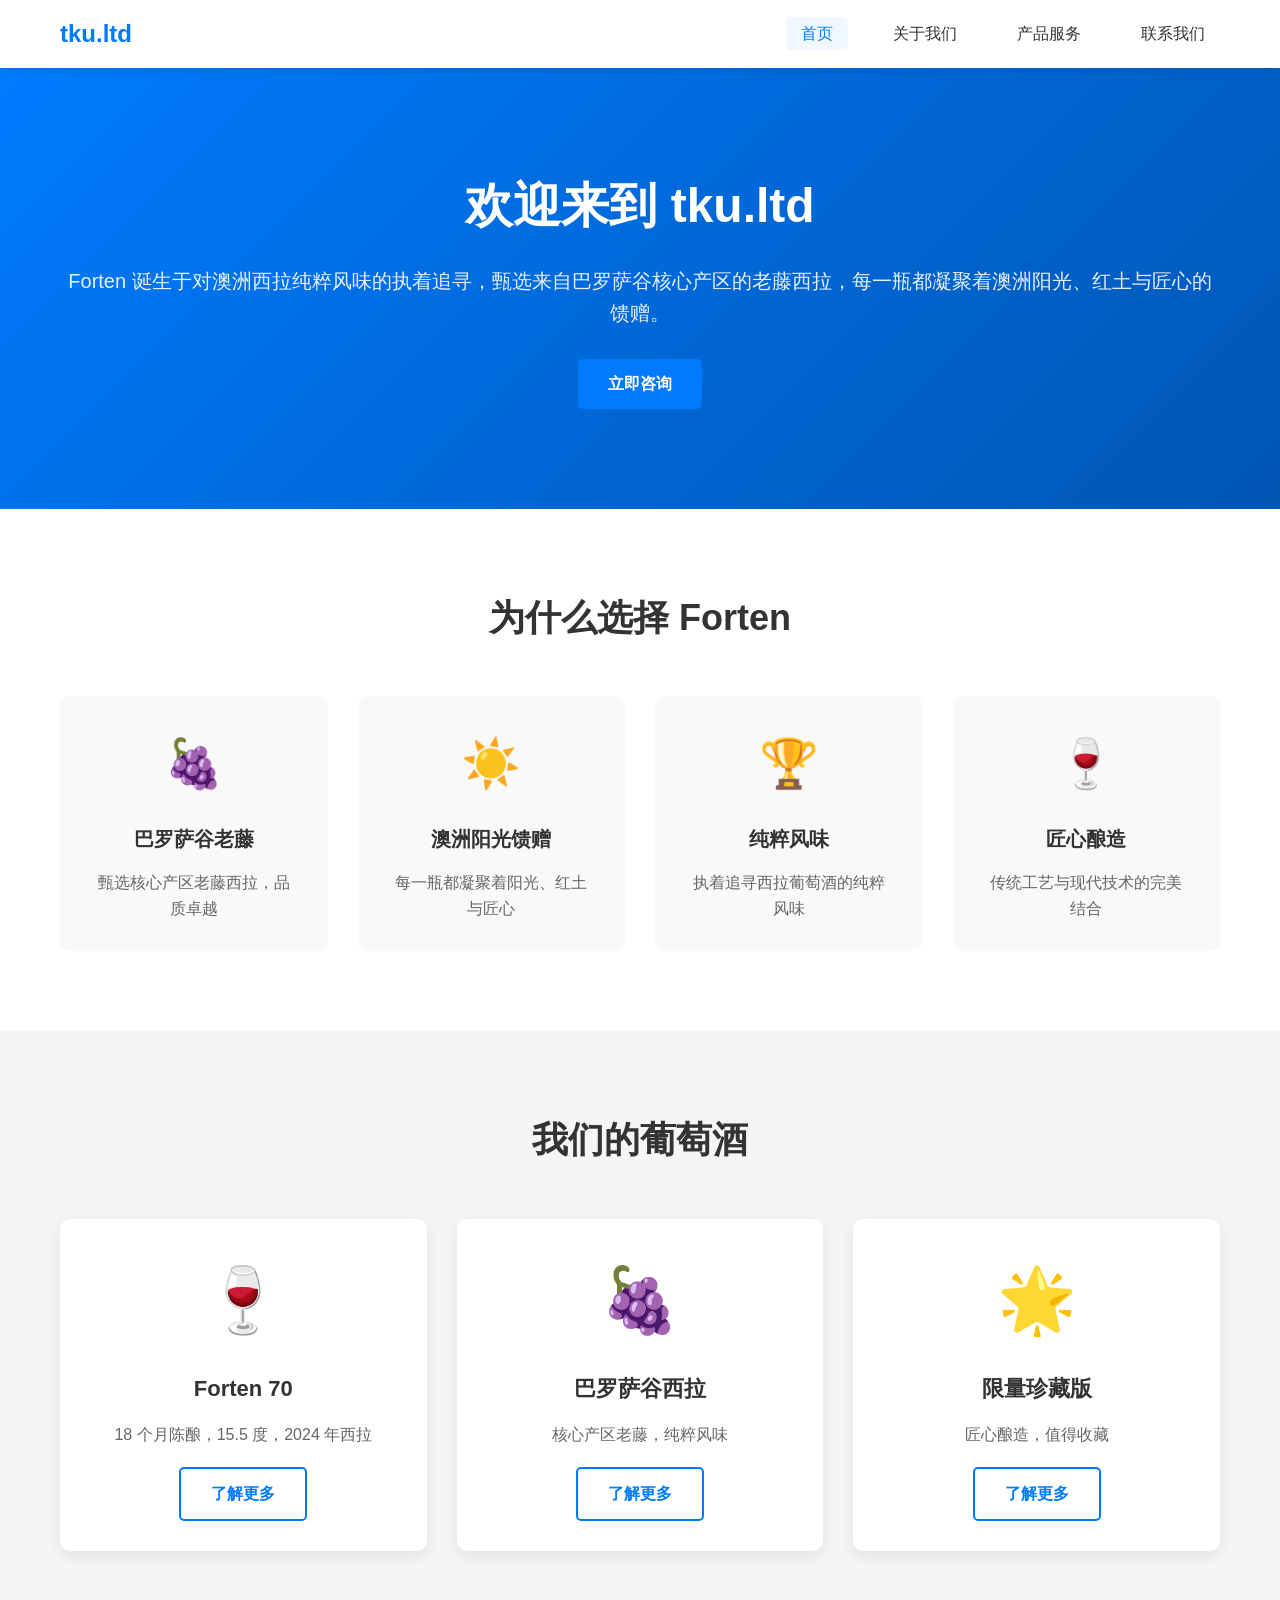
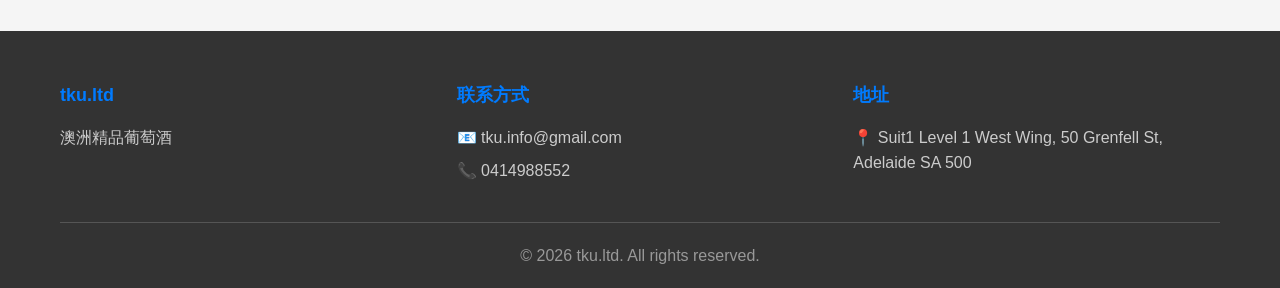
<file: index.html>
<!DOCTYPE html>
<html lang="zh-CN">
<head>
    <meta charset="UTF-8">
    <meta name="viewport" content="width=device-width, initial-scale=1.0">
    <title>tku.ltd - 澳洲精品葡萄酒</title>
    <link rel="stylesheet" href="css/style.css">
</head>
<body>
    <!-- 导航栏 -->
    <nav class="navbar">
        <div class="container">
            <div class="logo">tku.ltd</div>
            <ul class="nav-links">
                <li><a href="index.html" class="active">首页</a></li>
                <li><a href="about.html">关于我们</a></li>
                <li><a href="products.html">产品服务</a></li>
                <li><a href="contact.html">联系我们</a></li>
            </ul>
            <div class="menu-toggle">☰</div>
        </div>
    </nav>

    <!-- 主横幅 -->
    <header class="hero">
        <div class="container">
            <h1>欢迎来到 tku.ltd</h1>
            <p>Forten 诞生于对澳洲西拉纯粹风味的执着追寻，甄选来自巴罗萨谷核心产区的老藤西拉，每一瓶都凝聚着澳洲阳光、红土与匠心的馈赠。</p>
            <a href="contact.html" class="btn btn-primary">立即咨询</a>
        </div>
    </header>

    <!-- 品牌特色 -->
    <section class="features">
        <div class="container">
            <h2>为什么选择 Forten</h2>
            <div class="feature-grid">
                <div class="feature-card">
                    <div class="feature-icon">🍇</div>
                    <h3>巴罗萨谷老藤</h3>
                    <p>甄选核心产区老藤西拉，品质卓越</p>
                </div>
                <div class="feature-card">
                    <div class="feature-icon">☀️</div>
                    <h3>澳洲阳光馈赠</h3>
                    <p>每一瓶都凝聚着阳光、红土与匠心</p>
                </div>
                <div class="feature-card">
                    <div class="feature-icon">🏆</div>
                    <h3>纯粹风味</h3>
                    <p>执着追寻西拉葡萄酒的纯粹风味</p>
                </div>
                <div class="feature-card">
                    <div class="feature-icon">🍷</div>
                    <h3>匠心酿造</h3>
                    <p>传统工艺与现代技术的完美结合</p>
                </div>
            </div>
        </div>
    </section>

    <!-- 产品预览 -->
    <section class="products-preview">
        <div class="container">
            <h2>我们的葡萄酒</h2>
            <div class="product-grid">
                <div class="product-card">
                    <div class="product-image">🍷</div>
                    <h3>Forten 70</h3>
                    <p>18 个月陈酿，15.5 度，2024 年西拉</p>
                    <a href="products.html" class="btn btn-secondary">了解更多</a>
                </div>
                <div class="product-card">
                    <div class="product-image">🍇</div>
                    <h3>巴罗萨谷西拉</h3>
                    <p>核心产区老藤，纯粹风味</p>
                    <a href="products.html" class="btn btn-secondary">了解更多</a>
                </div>
                <div class="product-card">
                    <div class="product-image">🌟</div>
                    <h3>限量珍藏版</h3>
                    <p>匠心酿造，值得收藏</p>
                    <a href="products.html" class="btn btn-secondary">了解更多</a>
                </div>
            </div>
        </div>
    </section>

    <!-- 页脚 -->
    <footer class="footer">
        <div class="container">
            <div class="footer-content">
                <div class="footer-section">
                    <h4>tku.ltd</h4>
                    <p>澳洲精品葡萄酒</p>
                </div>
                <div class="footer-section">
                    <h4>联系方式</h4>
                    <p>📧 tku.info@gmail.com</p>
                    <p>📞 0414988552</p>
                </div>
                <div class="footer-section">
                    <h4>地址</h4>
                    <p>📍 Suit1 Level 1 West Wing, 50 Grenfell St, Adelaide SA 500</p>
                </div>
            </div>
            <div class="footer-bottom">
                <p>&copy; 2026 tku.ltd. All rights reserved.</p>
            </div>
        </div>
    </footer>

    <script src="js/main.js"></script>
</body>
</html>
</file>
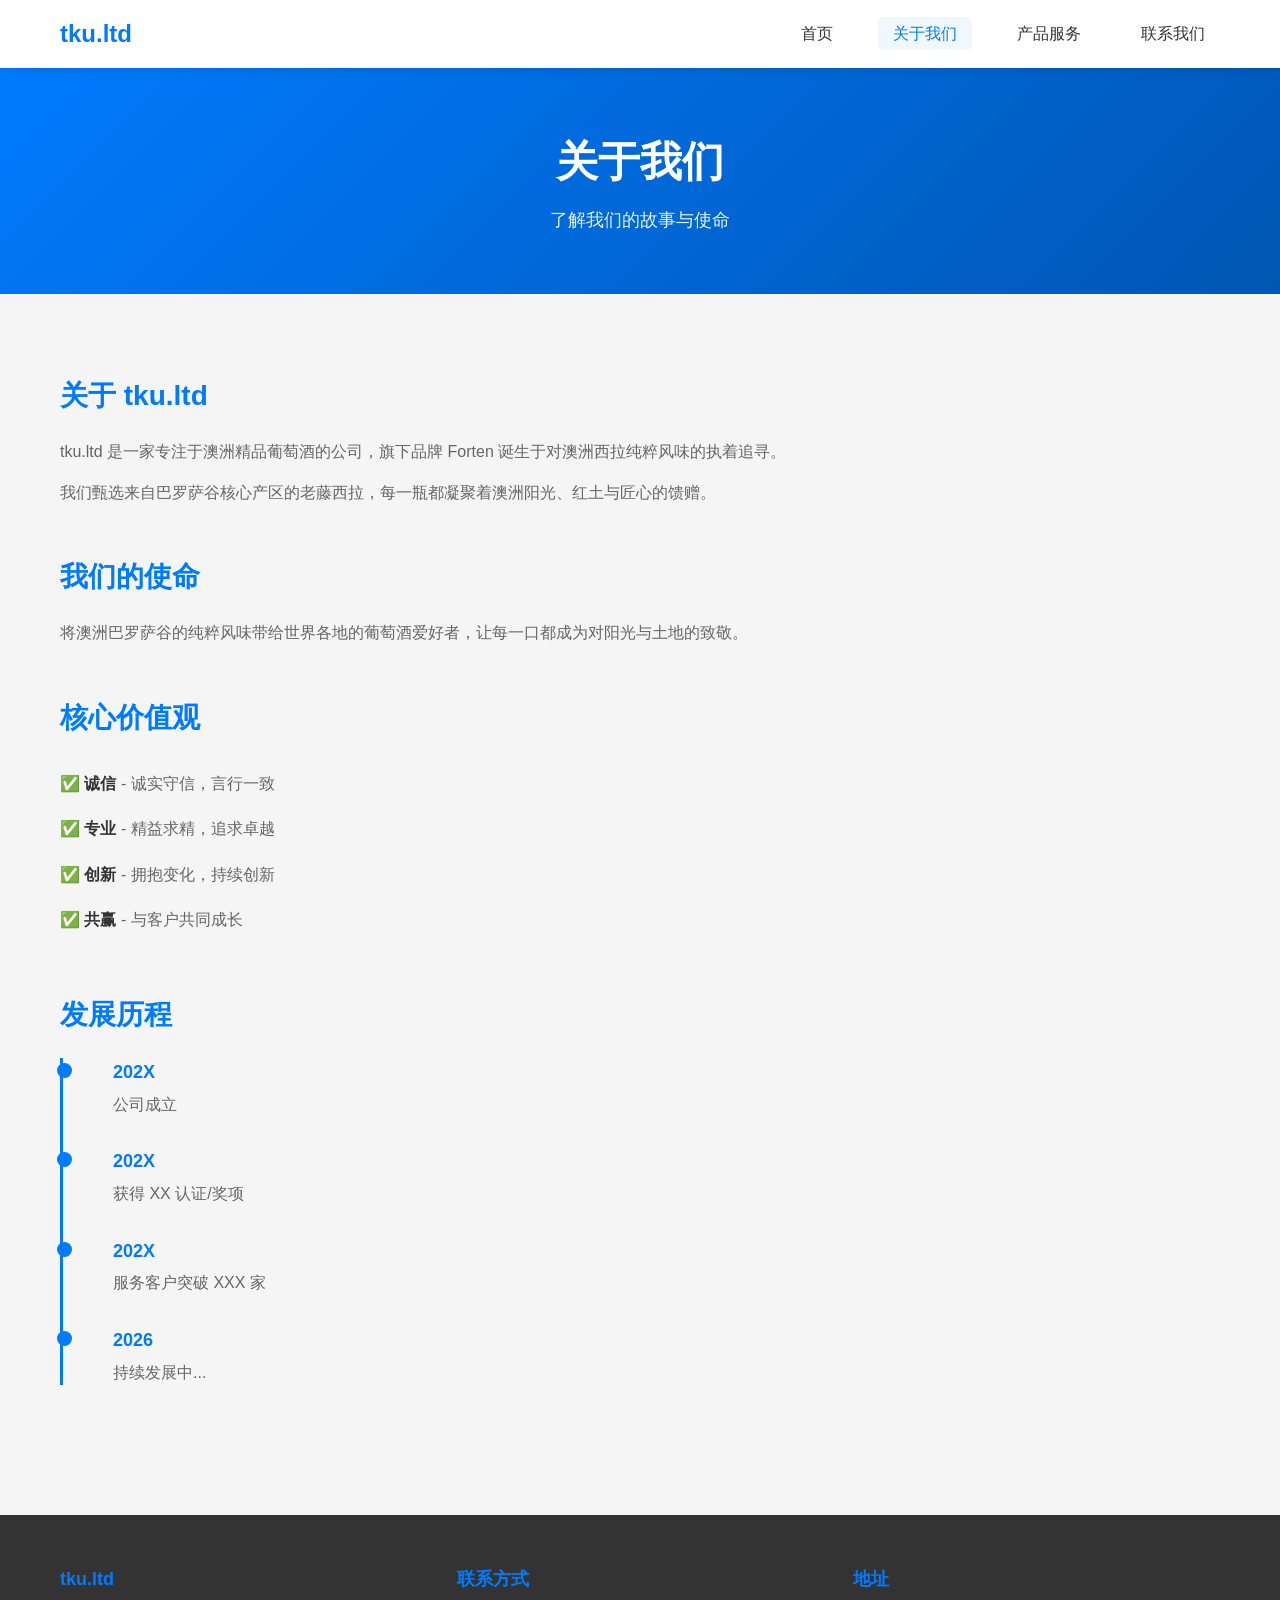
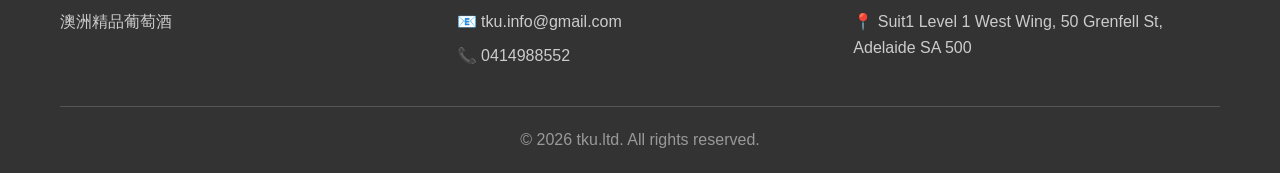
<file: about.html>
<!DOCTYPE html>
<html lang="zh-CN">
<head>
    <meta charset="UTF-8">
    <meta name="viewport" content="width=device-width, initial-scale=1.0">
    <title>关于我们 - tku.ltd</title>
    <link rel="stylesheet" href="css/style.css">
</head>
<body>
    <!-- 导航栏 -->
    <nav class="navbar">
        <div class="container">
            <div class="logo">tku.ltd</div>
            <ul class="nav-links">
                <li><a href="index.html">首页</a></li>
                <li><a href="about.html" class="active">关于我们</a></li>
                <li><a href="products.html">产品服务</a></li>
                <li><a href="contact.html">联系我们</a></li>
            </ul>
            <div class="menu-toggle">☰</div>
        </div>
    </nav>

    <!-- 页面标题 -->
    <section class="page-header">
        <div class="container">
            <h1>关于我们</h1>
            <p>了解我们的故事与使命</p>
        </div>
    </section>

    <!-- 公司介绍 -->
    <section class="about-content">
        <div class="container">
            <div class="about-section">
                <h2>关于 tku.ltd</h2>
                <p>tku.ltd 是一家专注于澳洲精品葡萄酒的公司，旗下品牌 Forten 诞生于对澳洲西拉纯粹风味的执着追寻。</p>
                <p>我们甄选来自巴罗萨谷核心产区的老藤西拉，每一瓶都凝聚着澳洲阳光、红土与匠心的馈赠。</p>
            </div>

            <div class="about-section">
                <h2>我们的使命</h2>
                <p>将澳洲巴罗萨谷的纯粹风味带给世界各地的葡萄酒爱好者，让每一口都成为对阳光与土地的致敬。</p>
            </div>

            <div class="about-section">
                <h2>核心价值观</h2>
                <ul class="values-list">
                    <li>✅ <strong>诚信</strong> - 诚实守信，言行一致</li>
                    <li>✅ <strong>专业</strong> - 精益求精，追求卓越</li>
                    <li>✅ <strong>创新</strong> - 拥抱变化，持续创新</li>
                    <li>✅ <strong>共赢</strong> - 与客户共同成长</li>
                </ul>
            </div>

            <div class="about-section">
                <h2>发展历程</h2>
                <div class="timeline">
                    <div class="timeline-item">
                        <div class="timeline-year">202X</div>
                        <div class="timeline-content">公司成立</div>
                    </div>
                    <div class="timeline-item">
                        <div class="timeline-year">202X</div>
                        <div class="timeline-content">获得 XX 认证/奖项</div>
                    </div>
                    <div class="timeline-item">
                        <div class="timeline-year">202X</div>
                        <div class="timeline-content">服务客户突破 XXX 家</div>
                    </div>
                    <div class="timeline-item">
                        <div class="timeline-year">2026</div>
                        <div class="timeline-content">持续发展中...</div>
                    </div>
                </div>
            </div>
        </div>
    </section>

    <!-- 页脚 -->
    <footer class="footer">
        <div class="container">
            <div class="footer-content">
                <div class="footer-section">
                    <h4>tku.ltd</h4>
                    <p>澳洲精品葡萄酒</p>
                </div>
                <div class="footer-section">
                    <h4>联系方式</h4>
                    <p>📧 tku.info@gmail.com</p>
                    <p>📞 0414988552</p>
                </div>
                <div class="footer-section">
                    <h4>地址</h4>
                    <p>📍 Suit1 Level 1 West Wing, 50 Grenfell St, Adelaide SA 500</p>
                </div>
            </div>
            <div class="footer-bottom">
                <p>&copy; 2026 tku.ltd. All rights reserved.</p>
            </div>
        </div>
    </footer>

    <script src="js/main.js"></script>
</body>
</html>
</file>
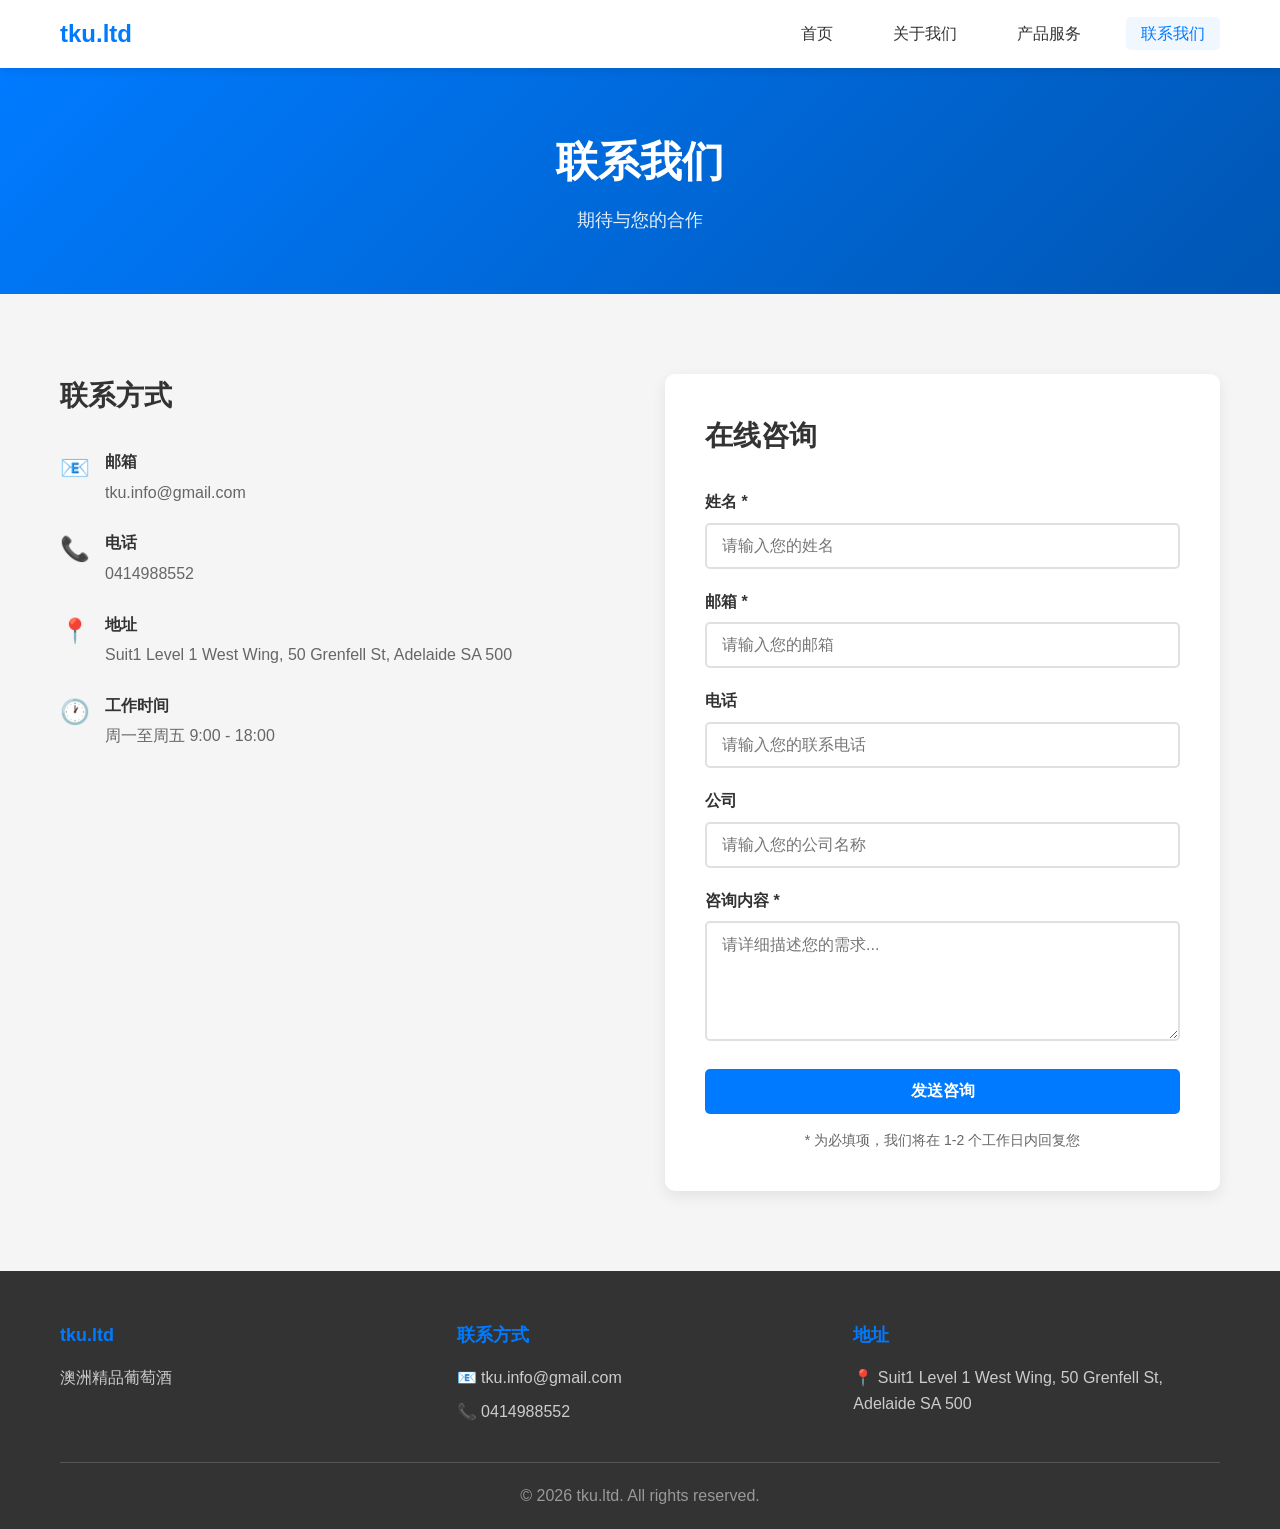
<file: contact.html>
<!DOCTYPE html>
<html lang="zh-CN">
<head>
    <meta charset="UTF-8">
    <meta name="viewport" content="width=device-width, initial-scale=1.0">
    <title>联系我们 - tku.ltd</title>
    <link rel="stylesheet" href="css/style.css">
</head>
<body>
    <!-- 导航栏 -->
    <nav class="navbar">
        <div class="container">
            <div class="logo">tku.ltd</div>
            <ul class="nav-links">
                <li><a href="index.html">首页</a></li>
                <li><a href="about.html">关于我们</a></li>
                <li><a href="products.html">产品服务</a></li>
                <li><a href="contact.html" class="active">联系我们</a></li>
            </ul>
            <div class="menu-toggle">☰</div>
        </div>
    </nav>

    <!-- 页面标题 -->
    <section class="page-header">
        <div class="container">
            <h1>联系我们</h1>
            <p>期待与您的合作</p>
        </div>
    </section>

    <!-- 联系内容 -->
    <section class="contact-content">
        <div class="container">
            <div class="contact-grid">
                <!-- 联系信息 -->
                <div class="contact-info">
                    <h2>联系方式</h2>
                    <div class="info-item">
                        <span class="info-icon">📧</span>
                        <div>
                            <h4>邮箱</h4>
                            <p>tku.info@gmail.com</p>
                        </div>
                    </div>
                    <div class="info-item">
                        <span class="info-icon">📞</span>
                        <div>
                            <h4>电话</h4>
                            <p>0414988552</p>
                        </div>
                    </div>
                    <div class="info-item">
                        <span class="info-icon">📍</span>
                        <div>
                            <h4>地址</h4>
                            <p>Suit1 Level 1 West Wing, 50 Grenfell St, Adelaide SA 500</p>
                        </div>
                    </div>
                    <div class="info-item">
                        <span class="info-icon">🕐</span>
                        <div>
                            <h4>工作时间</h4>
                            <p>周一至周五 9:00 - 18:00</p>
                        </div>
                    </div>
                </div>

                <!-- 联系表单 -->
                <div class="contact-form-wrapper">
                    <h2>在线咨询</h2>
                    <!-- 
                        使用说明：
                        1. 访问 https://formspree.io/ 注册免费账号
                        2. 创建新表单，获取你的表单 ID
                        3. 将下面的 YOUR_FORM_ID 替换为你的实际表单 ID
                        4. 提交后，咨询信息将发送到你的邮箱
                    -->
                    <form id="contact-form" action="https://formspree.io/f/YOUR_FORM_ID" method="POST">
                        <div class="form-group">
                            <label for="name">姓名 *</label>
                            <input type="text" id="name" name="name" required placeholder="请输入您的姓名">
                        </div>
                        <div class="form-group">
                            <label for="email">邮箱 *</label>
                            <input type="email" id="email" name="email" required placeholder="请输入您的邮箱">
                        </div>
                        <div class="form-group">
                            <label for="phone">电话</label>
                            <input type="tel" id="phone" name="phone" placeholder="请输入您的联系电话">
                        </div>
                        <div class="form-group">
                            <label for="company">公司</label>
                            <input type="text" id="company" name="company" placeholder="请输入您的公司名称">
                        </div>
                        <div class="form-group">
                            <label for="message">咨询内容 *</label>
                            <textarea id="message" name="message" rows="5" required placeholder="请详细描述您的需求..."></textarea>
                        </div>
                        <button type="submit" class="btn btn-primary btn-block">发送咨询</button>
                    </form>
                    <p class="form-note">* 为必填项，我们将在 1-2 个工作日内回复您</p>
                </div>
            </div>
        </div>
    </section>

    <!-- 页脚 -->
    <footer class="footer">
        <div class="container">
            <div class="footer-content">
                <div class="footer-section">
                    <h4>tku.ltd</h4>
                    <p>澳洲精品葡萄酒</p>
                </div>
                <div class="footer-section">
                    <h4>联系方式</h4>
                    <p>📧 tku.info@gmail.com</p>
                    <p>📞 0414988552</p>
                </div>
                <div class="footer-section">
                    <h4>地址</h4>
                    <p>📍 Suit1 Level 1 West Wing, 50 Grenfell St, Adelaide SA 500</p>
                </div>
            </div>
            <div class="footer-bottom">
                <p>&copy; 2026 tku.ltd. All rights reserved.</p>
            </div>
        </div>
    </footer>

    <script src="js/main.js"></script>
</body>
</html>
</file>
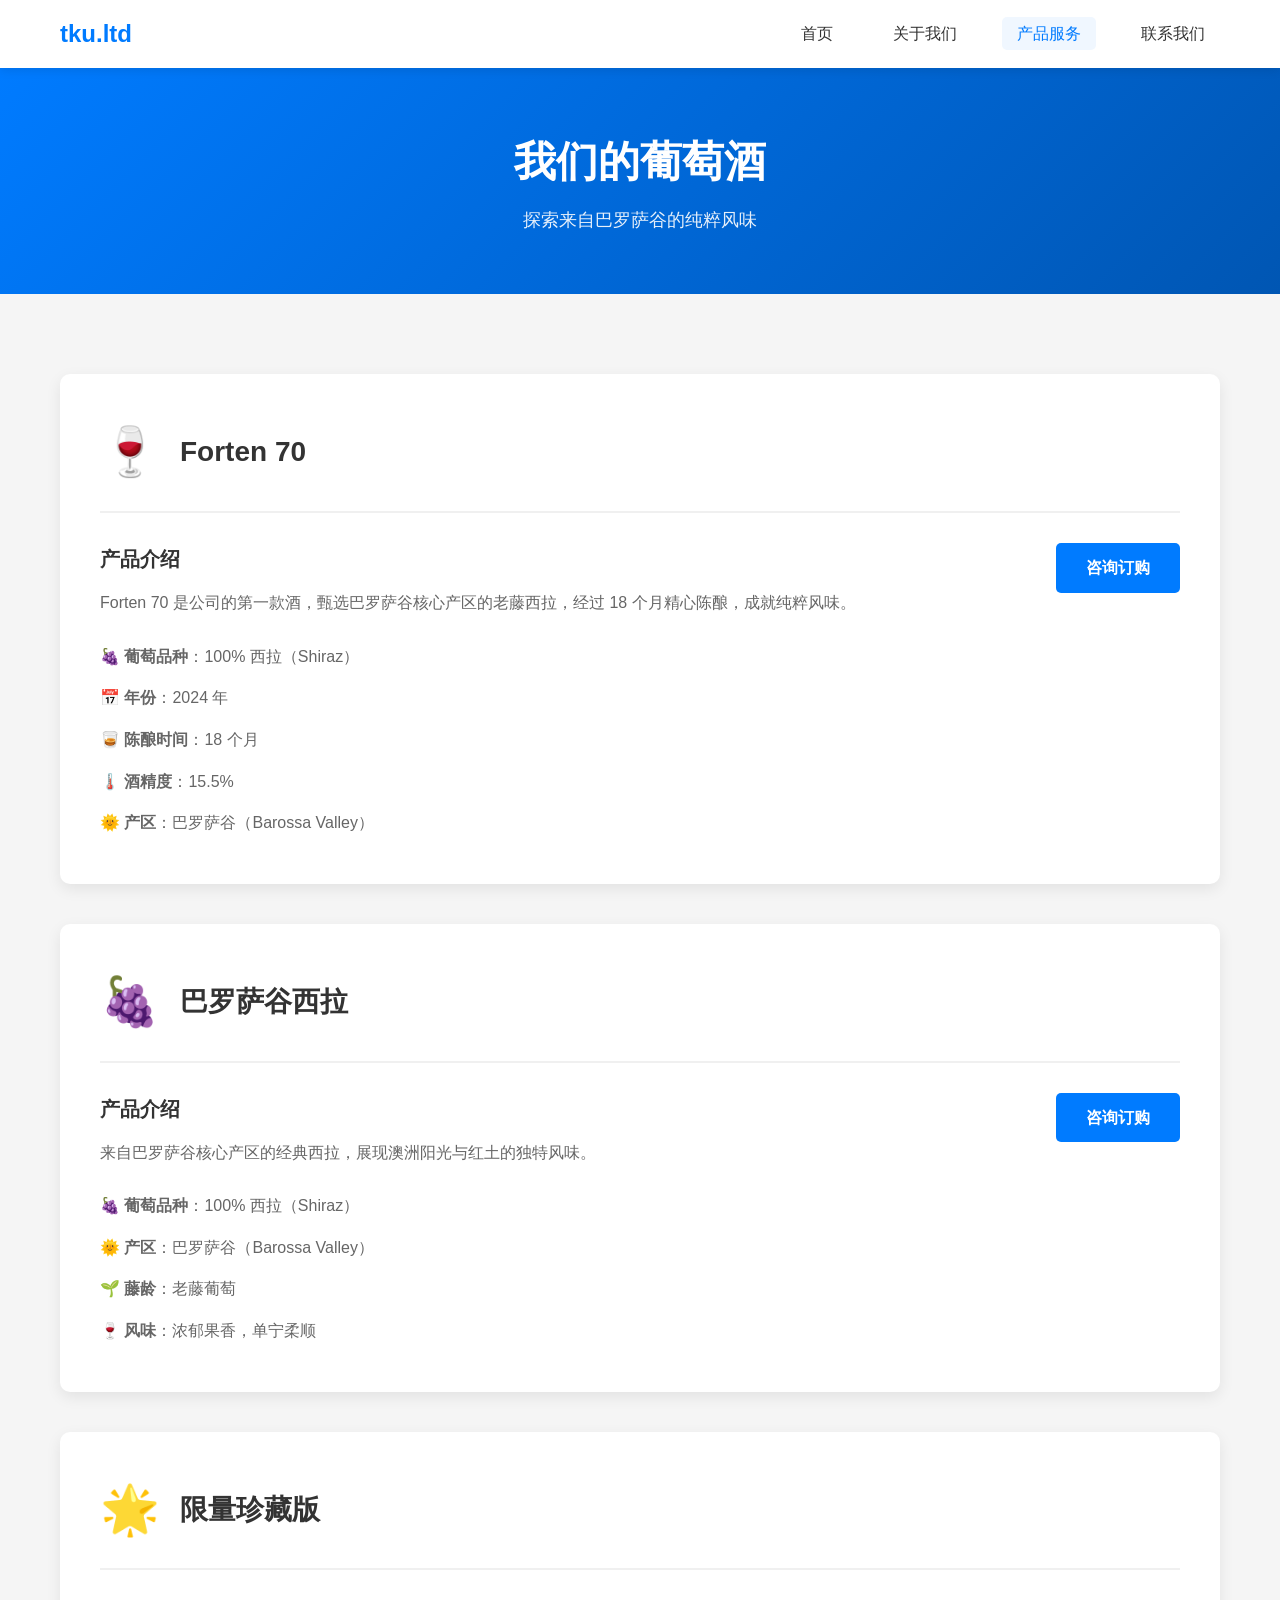
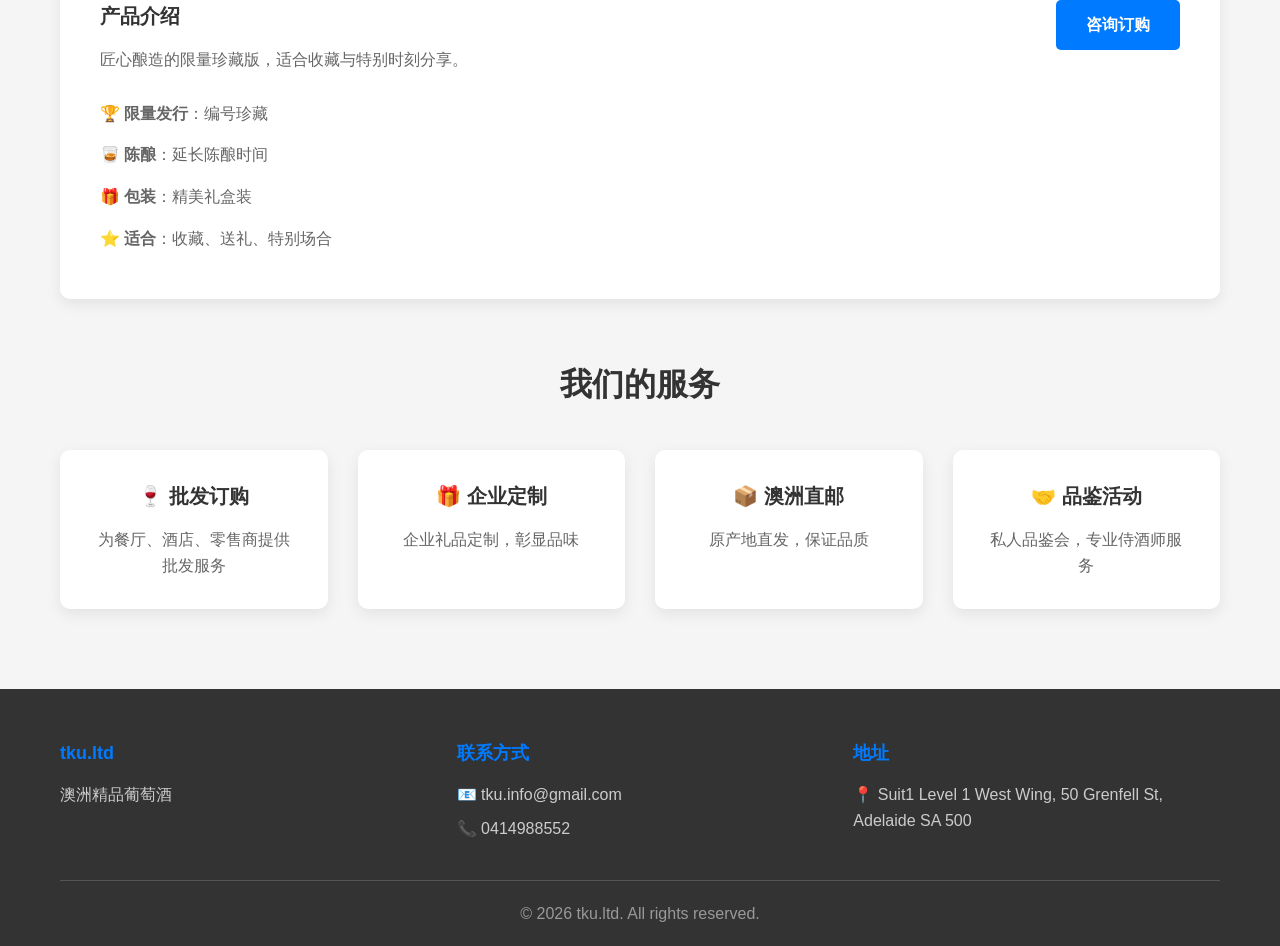
<file: products.html>
<!DOCTYPE html>
<html lang="zh-CN">
<head>
    <meta charset="UTF-8">
    <meta name="viewport" content="width=device-width, initial-scale=1.0">
    <title>产品 - tku.ltd</title>
    <link rel="stylesheet" href="css/style.css">
</head>
<body>
    <!-- 导航栏 -->
    <nav class="navbar">
        <div class="container">
            <div class="logo">tku.ltd</div>
            <ul class="nav-links">
                <li><a href="index.html">首页</a></li>
                <li><a href="about.html">关于我们</a></li>
                <li><a href="products.html" class="active">产品服务</a></li>
                <li><a href="contact.html">联系我们</a></li>
            </ul>
            <div class="menu-toggle">☰</div>
        </div>
    </nav>

    <!-- 页面标题 -->
    <section class="page-header">
        <div class="container">
            <h1>我们的葡萄酒</h1>
            <p>探索来自巴罗萨谷的纯粹风味</p>
        </div>
    </section>

    <!-- 产品列表 -->
    <section class="products-content">
        <div class="container">
            <!-- Forten 70 -->
            <div class="product-detail">
                <div class="product-detail-header">
                    <div class="product-icon">🍷</div>
                    <h2>Forten 70</h2>
                </div>
                <div class="product-detail-body">
                    <div class="product-description">
                        <h3>产品介绍</h3>
                        <p>Forten 70 是公司的第一款酒，甄选巴罗萨谷核心产区的老藤西拉，经过 18 个月精心陈酿，成就纯粹风味。</p>
                        <ul class="feature-list">
                            <li>🍇 <strong>葡萄品种</strong>：100% 西拉（Shiraz）</li>
                            <li>📅 <strong>年份</strong>：2024 年</li>
                            <li>🥃 <strong>陈酿时间</strong>：18 个月</li>
                            <li>🌡️ <strong>酒精度</strong>：15.5%</li>
                            <li>🌞 <strong>产区</strong>：巴罗萨谷（Barossa Valley）</li>
                        </ul>
                    </div>
                    <div class="product-cta">
                        <a href="contact.html" class="btn btn-primary">咨询订购</a>
                    </div>
                </div>
            </div>

            <!-- 巴罗萨谷西拉 -->
            <div class="product-detail">
                <div class="product-detail-header">
                    <div class="product-icon">🍇</div>
                    <h2>巴罗萨谷西拉</h2>
                </div>
                <div class="product-detail-body">
                    <div class="product-description">
                        <h3>产品介绍</h3>
                        <p>来自巴罗萨谷核心产区的经典西拉，展现澳洲阳光与红土的独特风味。</p>
                        <ul class="feature-list">
                            <li>🍇 <strong>葡萄品种</strong>：100% 西拉（Shiraz）</li>
                            <li>🌞 <strong>产区</strong>：巴罗萨谷（Barossa Valley）</li>
                            <li>🌱 <strong>藤龄</strong>：老藤葡萄</li>
                            <li>🍷 <strong>风味</strong>：浓郁果香，单宁柔顺</li>
                        </ul>
                    </div>
                    <div class="product-cta">
                        <a href="contact.html" class="btn btn-primary">咨询订购</a>
                    </div>
                </div>
            </div>

            <!-- 限量珍藏版 -->
            <div class="product-detail">
                <div class="product-detail-header">
                    <div class="product-icon">🌟</div>
                    <h2>限量珍藏版</h2>
                </div>
                <div class="product-detail-body">
                    <div class="product-description">
                        <h3>产品介绍</h3>
                        <p>匠心酿造的限量珍藏版，适合收藏与特别时刻分享。</p>
                        <ul class="feature-list">
                            <li>🏆 <strong>限量发行</strong>：编号珍藏</li>
                            <li>🥃 <strong>陈酿</strong>：延长陈酿时间</li>
                            <li>🎁 <strong>包装</strong>：精美礼盒装</li>
                            <li>⭐ <strong>适合</strong>：收藏、送礼、特别场合</li>
                        </ul>
                    </div>
                    <div class="product-cta">
                        <a href="contact.html" class="btn btn-primary">咨询订购</a>
                    </div>
                </div>
            </div>

            <!-- 服务 -->
            <div class="services-section">
                <h2>我们的服务</h2>
                <div class="service-grid">
                    <div class="service-card">
                        <h3>🍷 批发订购</h3>
                        <p>为餐厅、酒店、零售商提供批发服务</p>
                    </div>
                    <div class="service-card">
                        <h3>🎁 企业定制</h3>
                        <p>企业礼品定制，彰显品味</p>
                    </div>
                    <div class="service-card">
                        <h3>📦 澳洲直邮</h3>
                        <p>原产地直发，保证品质</p>
                    </div>
                    <div class="service-card">
                        <h3>🤝 品鉴活动</h3>
                        <p>私人品鉴会，专业侍酒师服务</p>
                    </div>
                </div>
            </div>
        </div>
    </section>

    <!-- 页脚 -->
    <footer class="footer">
        <div class="container">
            <div class="footer-content">
                <div class="footer-section">
                    <h4>tku.ltd</h4>
                    <p>澳洲精品葡萄酒</p>
                </div>
                <div class="footer-section">
                    <h4>联系方式</h4>
                    <p>📧 tku.info@gmail.com</p>
                    <p>📞 0414988552</p>
                </div>
                <div class="footer-section">
                    <h4>地址</h4>
                    <p>📍 Suit1 Level 1 West Wing, 50 Grenfell St, Adelaide SA 500</p>
                </div>
            </div>
            <div class="footer-bottom">
                <p>&copy; 2026 tku.ltd. All rights reserved.</p>
            </div>
        </div>
    </footer>

    <script src="js/main.js"></script>
</body>
</html>
</file>
<file: css/style.css>
/* 基础样式重置 */
* {
    margin: 0;
    padding: 0;
    box-sizing: border-box;
}

body {
    font-family: -apple-system, BlinkMacSystemFont, "Segoe UI", "Microsoft YaHei", "微软雅黑", Arial, sans-serif;
    line-height: 1.6;
    color: #333;
    background-color: #f5f5f5;
}

.container {
    max-width: 1200px;
    margin: 0 auto;
    padding: 0 20px;
}

a {
    text-decoration: none;
    color: inherit;
}

ul {
    list-style: none;
}

/* 按钮样式 */
.btn {
    display: inline-block;
    padding: 12px 30px;
    border-radius: 5px;
    font-weight: 600;
    transition: all 0.3s ease;
    cursor: pointer;
    border: none;
    font-size: 16px;
}

.btn-primary {
    background-color: #007bff;
    color: white;
}

.btn-primary:hover {
    background-color: #0056b3;
    transform: translateY(-2px);
}

.btn-secondary {
    background-color: transparent;
    color: #007bff;
    border: 2px solid #007bff;
}

.btn-secondary:hover {
    background-color: #007bff;
    color: white;
}

.btn-block {
    display: block;
    width: 100%;
}

/* 导航栏 */
.navbar {
    background-color: white;
    box-shadow: 0 2px 10px rgba(0,0,0,0.1);
    position: sticky;
    top: 0;
    z-index: 1000;
}

.navbar .container {
    display: flex;
    justify-content: space-between;
    align-items: center;
    padding: 15px 20px;
}

.logo {
    font-size: 24px;
    font-weight: bold;
    color: #007bff;
}

.nav-links {
    display: flex;
    gap: 30px;
}

.nav-links a {
    color: #333;
    font-weight: 500;
    padding: 8px 15px;
    border-radius: 5px;
    transition: all 0.3s ease;
}

.nav-links a:hover,
.nav-links a.active {
    color: #007bff;
    background-color: #f0f7ff;
}

.menu-toggle {
    display: none;
    font-size: 24px;
    cursor: pointer;
}

/* 主横幅 */
.hero {
    background: linear-gradient(135deg, #007bff 0%, #0056b3 100%);
    color: white;
    padding: 100px 0;
    text-align: center;
}

.hero h1 {
    font-size: 48px;
    margin-bottom: 20px;
}

.hero p {
    font-size: 20px;
    margin-bottom: 30px;
    opacity: 0.9;
}

/* 核心优势 */
.features {
    padding: 80px 0;
    background-color: white;
}

.features h2 {
    text-align: center;
    font-size: 36px;
    margin-bottom: 50px;
    color: #333;
}

.feature-grid {
    display: grid;
    grid-template-columns: repeat(auto-fit, minmax(250px, 1fr));
    gap: 30px;
}

.feature-card {
    text-align: center;
    padding: 30px;
    border-radius: 10px;
    background-color: #f9f9f9;
    transition: transform 0.3s ease;
}

.feature-card:hover {
    transform: translateY(-5px);
    box-shadow: 0 10px 30px rgba(0,0,0,0.1);
}

.feature-icon {
    font-size: 48px;
    margin-bottom: 20px;
}

.feature-card h3 {
    font-size: 20px;
    margin-bottom: 15px;
    color: #333;
}

.feature-card p {
    color: #666;
}

/* 产品预览 */
.products-preview {
    padding: 80px 0;
}

.products-preview h2 {
    text-align: center;
    font-size: 36px;
    margin-bottom: 50px;
    color: #333;
}

.product-grid {
    display: grid;
    grid-template-columns: repeat(auto-fit, minmax(300px, 1fr));
    gap: 30px;
}

.product-card {
    background-color: white;
    border-radius: 10px;
    padding: 30px;
    text-align: center;
    box-shadow: 0 5px 15px rgba(0,0,0,0.08);
    transition: transform 0.3s ease;
}

.product-card:hover {
    transform: translateY(-5px);
}

.product-image {
    font-size: 64px;
    margin-bottom: 20px;
}

.product-card h3 {
    font-size: 22px;
    margin-bottom: 15px;
    color: #333;
}

.product-card p {
    color: #666;
    margin-bottom: 20px;
}

/* 页面标题 */
.page-header {
    background: linear-gradient(135deg, #007bff 0%, #0056b3 100%);
    color: white;
    padding: 60px 0;
    text-align: center;
}

.page-header h1 {
    font-size: 42px;
    margin-bottom: 10px;
}

.page-header p {
    font-size: 18px;
    opacity: 0.9;
}

/* 关于我们 */
.about-content {
    padding: 80px 0;
}

.about-section {
    margin-bottom: 50px;
}

.about-section h2 {
    font-size: 28px;
    margin-bottom: 20px;
    color: #007bff;
}

.about-section p {
    color: #666;
    margin-bottom: 15px;
}

.values-list {
    margin-top: 20px;
}

.values-list li {
    padding: 10px 0;
    color: #666;
}

.values-list strong {
    color: #333;
}

/* 时间线 */
.timeline {
    position: relative;
    padding-left: 30px;
    border-left: 3px solid #007bff;
}

.timeline-item {
    position: relative;
    margin-bottom: 30px;
    padding-left: 20px;
}

.timeline-item::before {
    content: '';
    position: absolute;
    left: -36px;
    top: 5px;
    width: 15px;
    height: 15px;
    background-color: #007bff;
    border-radius: 50%;
}

.timeline-year {
    font-weight: bold;
    color: #007bff;
    font-size: 18px;
}

.timeline-content {
    color: #666;
    margin-top: 5px;
}

/* 产品页面 */
.products-content {
    padding: 80px 0;
}

.product-detail {
    background-color: white;
    border-radius: 10px;
    padding: 40px;
    margin-bottom: 40px;
    box-shadow: 0 5px 15px rgba(0,0,0,0.08);
}

.product-detail-header {
    display: flex;
    align-items: center;
    gap: 20px;
    margin-bottom: 30px;
    padding-bottom: 20px;
    border-bottom: 2px solid #f0f0f0;
}

.product-icon {
    font-size: 48px;
}

.product-detail-header h2 {
    font-size: 28px;
    color: #333;
}

.product-detail-body {
    display: grid;
    grid-template-columns: 1fr auto;
    gap: 40px;
    align-items: start;
}

.product-description h3 {
    font-size: 20px;
    margin-bottom: 15px;
    color: #333;
}

.product-description p {
    color: #666;
    margin-bottom: 20px;
}

.feature-list {
    margin-top: 20px;
}

.feature-list li {
    padding: 8px 0;
    color: #666;
}

.product-cta {
    text-align: center;
}

/* 服务部分 */
.services-section {
    margin-top: 60px;
}

.services-section h2 {
    text-align: center;
    font-size: 32px;
    margin-bottom: 40px;
    color: #333;
}

.service-grid {
    display: grid;
    grid-template-columns: repeat(auto-fit, minmax(250px, 1fr));
    gap: 30px;
}

.service-card {
    background-color: white;
    padding: 30px;
    border-radius: 10px;
    text-align: center;
    box-shadow: 0 5px 15px rgba(0,0,0,0.08);
}

.service-card h3 {
    font-size: 20px;
    margin-bottom: 15px;
    color: #333;
}

.service-card p {
    color: #666;
}

/* 联系页面 */
.contact-content {
    padding: 80px 0;
}

.contact-grid {
    display: grid;
    grid-template-columns: 1fr 1fr;
    gap: 50px;
}

.contact-info h2,
.contact-form-wrapper h2 {
    font-size: 28px;
    margin-bottom: 30px;
    color: #333;
}

.info-item {
    display: flex;
    align-items: flex-start;
    gap: 15px;
    margin-bottom: 25px;
}

.info-icon {
    font-size: 24px;
}

.info-item h4 {
    font-size: 16px;
    margin-bottom: 5px;
    color: #333;
}

.info-item p {
    color: #666;
}

/* 联系表单 */
.contact-form-wrapper {
    background-color: white;
    padding: 40px;
    border-radius: 10px;
    box-shadow: 0 5px 15px rgba(0,0,0,0.08);
}

.form-group {
    margin-bottom: 20px;
}

.form-group label {
    display: block;
    margin-bottom: 8px;
    font-weight: 600;
    color: #333;
}

.form-group input,
.form-group textarea {
    width: 100%;
    padding: 12px 15px;
    border: 2px solid #e0e0e0;
    border-radius: 5px;
    font-size: 16px;
    font-family: inherit;
    transition: border-color 0.3s ease;
}

.form-group input:focus,
.form-group textarea:focus {
    outline: none;
    border-color: #007bff;
}

.form-group textarea {
    resize: vertical;
    min-height: 120px;
}

.form-note {
    margin-top: 15px;
    font-size: 14px;
    color: #666;
    text-align: center;
}

/* 页脚 */
.footer {
    background-color: #333;
    color: white;
    padding: 50px 0 20px;
}

.footer-content {
    display: grid;
    grid-template-columns: repeat(auto-fit, minmax(250px, 1fr));
    gap: 30px;
    margin-bottom: 30px;
}

.footer-section h4 {
    font-size: 18px;
    margin-bottom: 15px;
    color: #007bff;
}

.footer-section p {
    color: #ccc;
    margin-bottom: 8px;
}

.footer-bottom {
    text-align: center;
    padding-top: 20px;
    border-top: 1px solid #555;
    color: #999;
}

/* 响应式设计 */
@media (max-width: 768px) {
    .nav-links {
        display: none;
        position: absolute;
        top: 100%;
        left: 0;
        right: 0;
        background-color: white;
        flex-direction: column;
        padding: 20px;
        box-shadow: 0 5px 10px rgba(0,0,0,0.1);
    }

    .nav-links.active {
        display: flex;
    }

    .menu-toggle {
        display: block;
    }

    .hero h1 {
        font-size: 32px;
    }

    .hero p {
        font-size: 16px;
    }

    .contact-grid {
        grid-template-columns: 1fr;
    }

    .product-detail-body {
        grid-template-columns: 1fr;
    }

    .product-cta {
        margin-top: 20px;
    }
}
</file>
